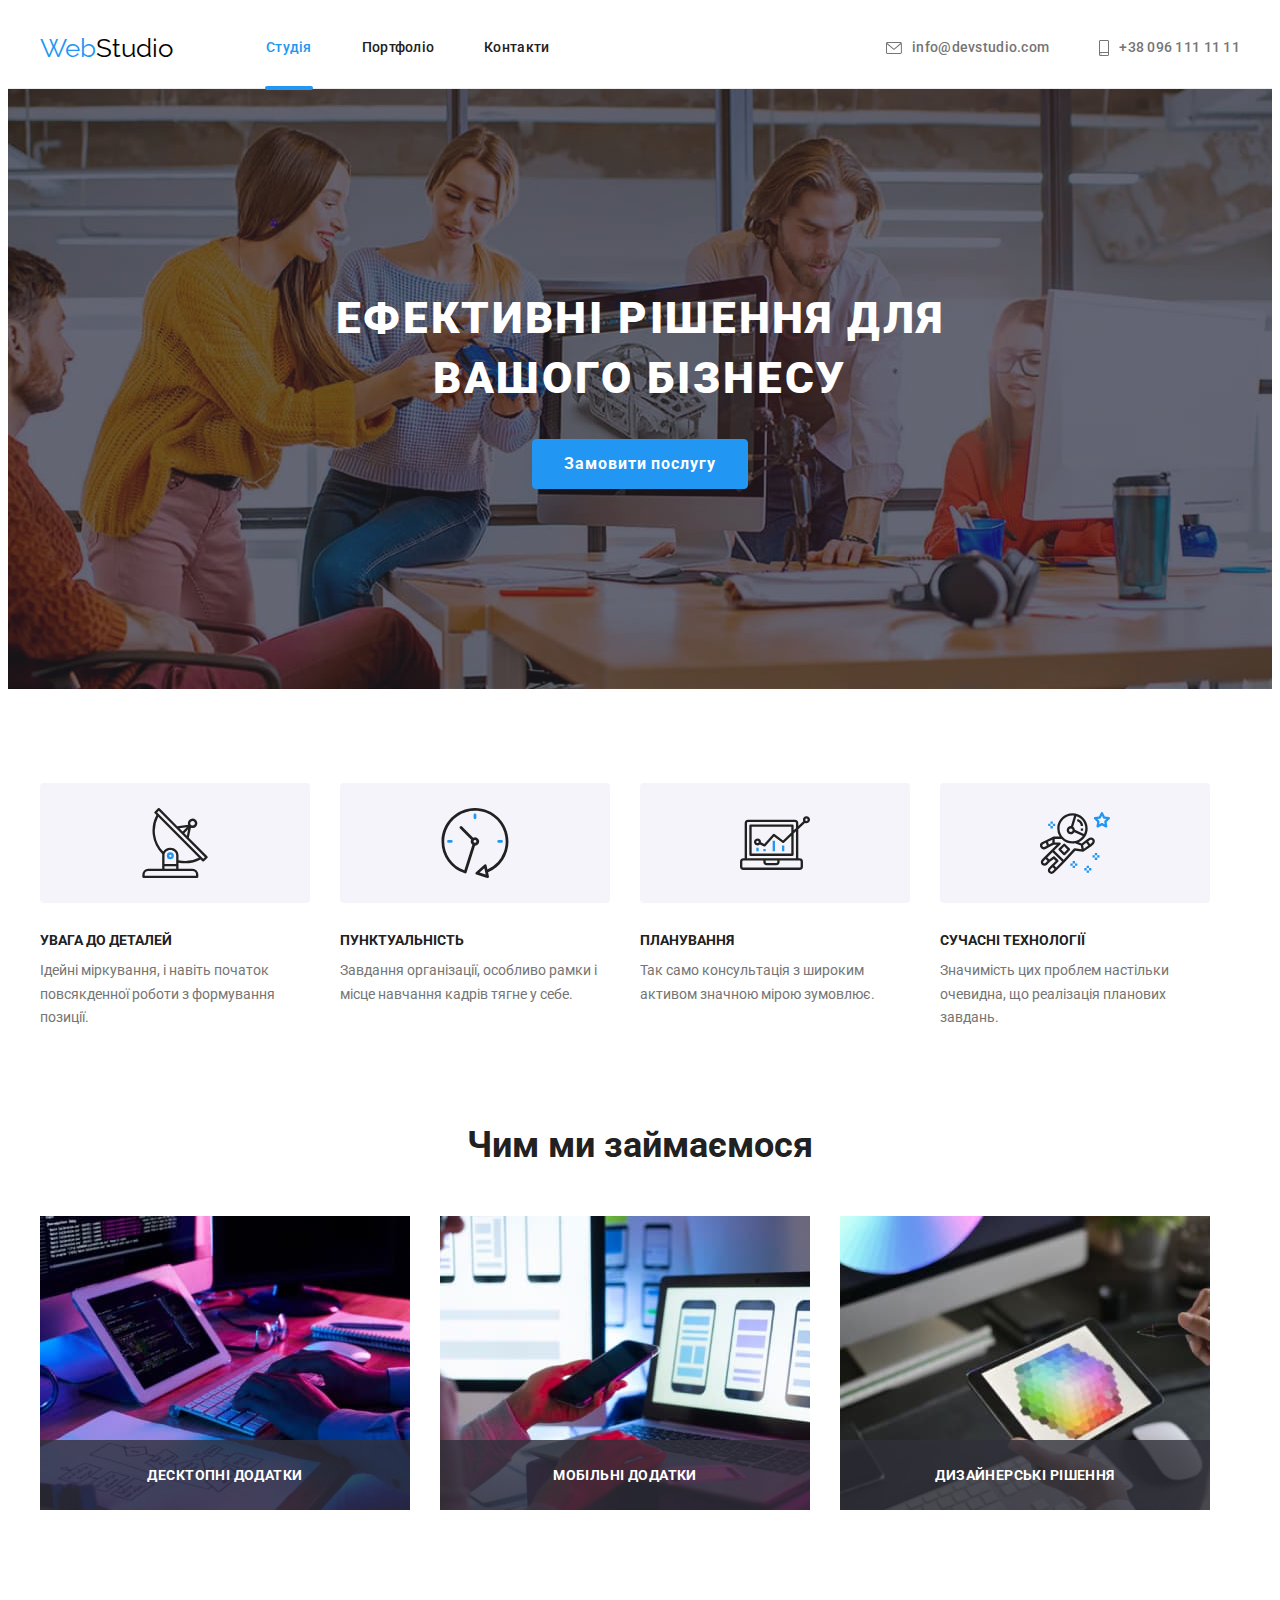
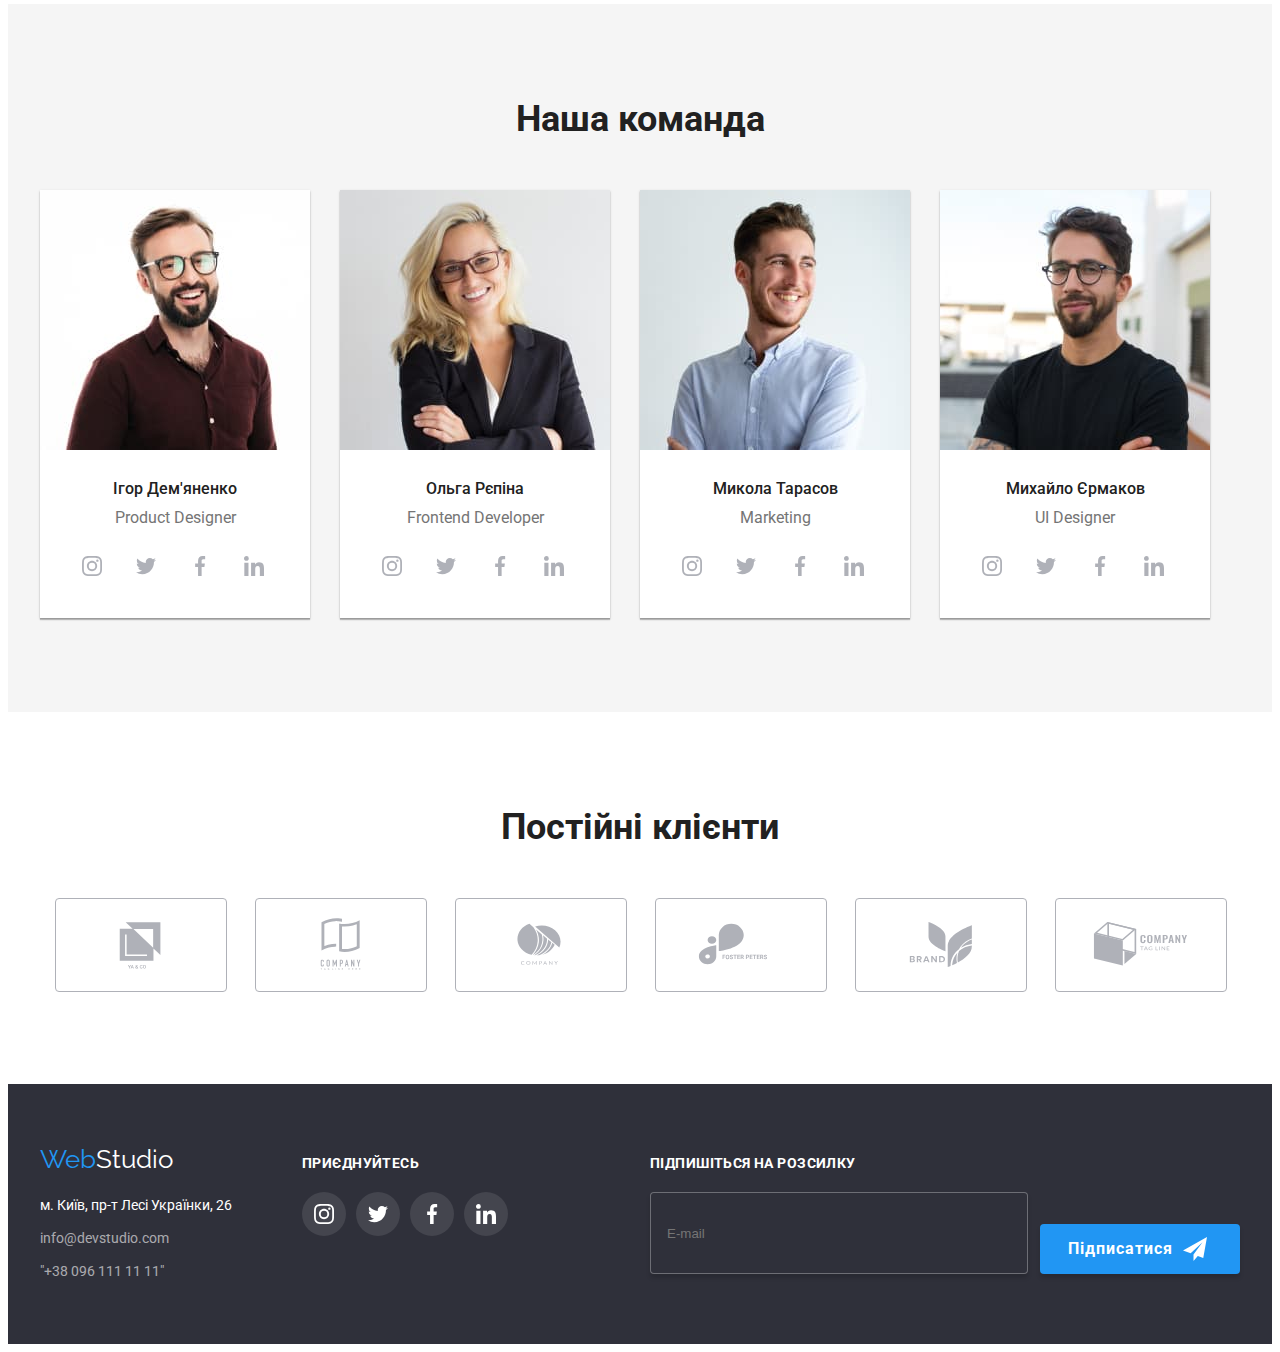
<file: index.html>
<!DOCTYPE html>
<html lang="uk">
  <head>
    <meta charset="UTF-8" />
    <meta http-equiv="X-UA-Compatible" content="IE=edge" />
    <meta name="viewport" content="width=device-width, initial-scale=1.0" />
    <title>WebStudio</title>
    <link rel="preconnect" href="https://fonts.googleapis.com" />
    <link rel="preconnect" href="https://fonts.gstatic.com" crossorigin />
    <link
      href="https://fonts.googleapis.com/css2?family=Raleway:wght@700&family=Roboto:wght@400;500;700;900&display=swap"
      rel="stylesheet"
    />
    <link rel="stylesheet" href="./css/main.min.css" />
  </head>
  <body>
    <header class="header-outline">
      <div class="container head">
        <nav class="header__menu">
          <a class="logo list" href="./index.html"
            >Web<span class="dark-logo">Studio</span></a
          >

          <ul class="header__nav list">
            <li class="header__item">
              <a href="" class="link link--current">Студія</a>
            </li>
            <li class="header__item">
              <a href="./portfolio.html" class="link">Портфоліо</a>
            </li>
            <li class="header__item"><a href="" class="link">Контакти</a></li>
          </ul>
        </nav>

        <ul class="head-contacts list">
          <li class="head-contacts__item">
            <a href="mailto:info@devstudio.com" class="head-contacts__link"
              ><svg class="head-contacts__icon-env" width="16" height="12">
                <use href="./images/sprite.svg#icon-envelope"></use></svg
              >info@devstudio.com</a
            >
          </li>
          <li class="head-contacts__item">
            <a href="tel:+380961111111" class="head-contacts__link"
              ><svg width="10" height="16" class="head-contacts__icon-smart">
                <use href="./images/sprite.svg#icon-smartphone"></use></svg
              >+38&nbsp096&nbsp111&nbsp11&nbsp11</a
            >
          </li>
        </ul>
      </div>
    </header>

    <main>
      <!-- Герой -->
      <section class="hero">
        <div class="container">
          <h1 class="hero__title">Ефективні рішення для вашого бізнесу</h1>
          <button type="button" class="hero__button" data-modal-open>
            Замовити послугу
          </button>
        </div>
      </section>

      <section class="pref-section">
        <div class="container">
          <h2 class="visually-hidden">Переваги компанії</h2>
          <!--Приховати, тільки для читалки-->

          <ul class="pref list">
            <li class="pref__box">
              <div class="pref__back">
                <svg width="70" height="70" class="icons">
                  <use href="./images/sprite.svg#icon-antenna"></use>
                </svg>
              </div>
              <h3 class="pref__item">Увага до деталей</h3>
              <p class="pref__text">
                Ідейні міркування, і навіть початок повсякденної роботи з
                формування позиції.
              </p>
            </li>
            <li class="pref__box">
              <div class="pref__back">
                <svg width="70" height="70" class="icons">
                  <use href="./images/sprite.svg#icon-clock"></use>
                </svg>
              </div>
              <h3 class="pref__item">Пунктуальність</h3>
              <p class="pref__text">
                Завдання організації, особливо рамки і місце навчання кадрів
                тягне у себе.
              </p>
            </li>
            <li class="pref__box">
              <div class="pref__back">
                <svg width="70" height="70" class="icons">
                  <use href="./images/sprite.svg#icon-diagram"></use>
                </svg>
              </div>
              <h3 class="pref__item">Планування</h3>
              <p class="pref__text">
                Так само консультація з широким активом значною мірою зумовлює.
              </p>
            </li>
            <li class="pref__box">
              <div class="pref__back">
                <svg width="70" height="70" class="icons">
                  <use href="./images/sprite.svg#icon-astronaut"></use>
                </svg>
              </div>
              <h3 class="pref__item">Сучасні технології</h3>
              <p class="pref__text">
                Значимість цих проблем настільки очевидна, що реалізація
                планових завдань.
              </p>
            </li>
          </ul>
        </div>
      </section>

      <section class="areas-section">
        <div class="container">
          <h2 class="section-title">Чим ми займаємося</h2>

          <ul class="areas list">
            <li class="areas__item">
              <img
                src="./images/tablet-screen.jpg"
                alt="програмний код на екрані планшету"
                width="370"
                class="photo"
              /><span class="areas__overlay">Десктопні додатки</span>
            </li>
            <li class="areas__item">
              <img
                src="./images/smartphone-laptop-screen.jpg"
                alt="смартфон та екран ноутбука зі структурою майбутнього сайту"
                width="370"
                class="photo"
              /><span class="areas__overlay">Мобільні додатки</span>
            </li>
            <li class="areas__item">
              <img
                src="./images/range-of-colors.jpg"
                alt="спектр кольорів на екрані планшету"
                width="370"
                class="photo"
              /><span class="areas__overlay">Дизайнерські рішення</span>
            </li>
          </ul>
        </div>
      </section>
      <!-- Наша команда -->
      <section class="team-section">
        <div class="container">
          <h2 class="section-title">Наша команда</h2>
          <ul class="team list">
            <li class="team__unit">
              <div class="team__box">
                <img
                  src="./images/product-designer.jpg"
                  alt="Дизайнер продукту"
                  width="270"
                />
                <div class="team__descr">
                  <h3 class="team__item">Ігор Дем'яненко</h3>
                  <p lang="en" class="team__text">Product Designer</p>
                  <ul class="team-icons list">
                    <li class="team-icons__back">
                      <a
                        href="https://www.instagram.com/"
                        class="team-icons__items"
                      >
                        <svg width="20" height="20">
                          <use
                            href="./images/sprite.svg#icon-instagram-g"
                          ></use></svg
                      ></a>
                    </li>
                    <li class="team-icons__back">
                      <a href="https://twitter.com/" class="team-icons__items">
                        <svg width="20" height="20">
                          <use
                            href="./images/sprite.svg#icon-twitter-g"
                          ></use></svg
                      ></a>
                    </li>
                    <li class="team-icons__back">
                      <a
                        href="https://www.facebook.com/"
                        class="team-icons__items"
                        ><svg width="20" height="20">
                          <use
                            href="./images/sprite.svg#icon-facebook-g"
                          ></use></svg
                      ></a>
                    </li>
                    <li class="team-icons__back">
                      <a
                        href="https://www.linkedin.com/"
                        class="team-icons__items"
                      >
                        <svg width="20" height="20">
                          <use
                            href="./images/sprite.svg#icon-linkedin-g"
                          ></use></svg
                      ></a>
                    </li>
                  </ul>
                </div>
              </div>
            </li>
            <li class="team__unit">
              <div class="team__box">
                <img
                  src="./images/frontend-developer.jpg"
                  alt="Розробник"
                  width="270"
                />
                <div class="team__descr">
                  <h3 class="team__item">Ольга Рєпіна</h3>
                  <p lang="en" class="team__text">Frontend Developer</p>
                  <ul class="team-icons list">
                    <li class="team-icons__back">
                      <a
                        href="https://www.instagram.com/"
                        class="team-icons__items"
                      >
                        <svg width="20" height="20">
                          <use
                            href="./images/sprite.svg#icon-instagram-g"
                          ></use></svg
                      ></a>
                    </li>
                    <li class="team-icons__back">
                      <a href="https://twitter.com/" class="team-icons__items">
                        <svg width="20" height="20">
                          <use
                            href="./images/sprite.svg#icon-twitter-g"
                          ></use></svg
                      ></a>
                    </li>
                    <li class="team-icons__back">
                      <a
                        href="https://www.facebook.com/"
                        class="team-icons__items"
                        ><svg width="20" height="20">
                          <use
                            href="./images/sprite.svg#icon-facebook-g"
                          ></use></svg
                      ></a>
                    </li>
                    <li class="team-icons__back">
                      <a
                        href="https://www.linkedin.com/"
                        class="team-icons__items"
                      >
                        <svg width="20" height="20">
                          <use
                            href="./images/sprite.svg#icon-linkedin-g"
                          ></use></svg
                      ></a>
                    </li>
                  </ul>
                </div>
              </div>
            </li>

            <li class="team__unit">
              <div class="team__box">
                <img src="./images/marketing.jpg" alt="Маркетинг" width="270" />
                <div class="team__descr">
                  <h3 class="team__item">Микола Тарасов</h3>
                  <p lang="en" class="team__text">Marketing</p>
                  <ul class="team-icons list">
                    <li class="team-icons__back">
                      <a
                        href="https://www.instagram.com/"
                        class="team-icons__items"
                      >
                        <svg width="20" height="20">
                          <use
                            href="./images/sprite.svg#icon-instagram-g"
                          ></use></svg
                      ></a>
                    </li>
                    <li class="team-icons__back">
                      <a href="https://twitter.com/" class="team-icons__items">
                        <svg width="20" height="20">
                          <use
                            href="./images/sprite.svg#icon-twitter-g"
                          ></use></svg
                      ></a>
                    </li>
                    <li class="team-icons__back">
                      <a
                        href="https://www.facebook.com/"
                        class="team-icons__items"
                        ><svg width="20" height="20">
                          <use
                            href="./images/sprite.svg#icon-facebook-g"
                          ></use></svg
                      ></a>
                    </li>
                    <li class="team-icons__back">
                      <a
                        href="https://www.linkedin.com/"
                        class="team-icons__items"
                      >
                        <svg width="20" height="20">
                          <use
                            href="./images/sprite.svg#icon-linkedin-g"
                          ></use></svg
                      ></a>
                    </li>
                  </ul>
                </div>
              </div>
            </li>

            <li class="team__unit">
              <div class="team__box">
                <img
                  src="./images/ui-designer.jpg"
                  alt="Графічний дизайнер"
                  width="270"
                />
                <div class="team__descr">
                  <h3 class="team__item">Михайло Єрмаков</h3>
                  <p lang="en" class="team__text">UI Designer</p>
                  <ul class="team-icons list">
                    <li class="team-icons__back">
                      <a
                        href="https://www.instagram.com/"
                        class="team-icons__items"
                      >
                        <svg width="20" height="20">
                          <use
                            href="./images/sprite.svg#icon-instagram-g"
                          ></use></svg
                      ></a>
                    </li>
                    <li class="team-icons__back">
                      <a href="https://twitter.com/" class="team-icons__items">
                        <svg width="20" height="20">
                          <use
                            href="./images/sprite.svg#icon-twitter-g"
                          ></use></svg
                      ></a>
                    </li>
                    <li class="team-icons__back">
                      <a
                        href="https://www.facebook.com/"
                        class="team-icons__items"
                        ><svg width="20" height="20">
                          <use
                            href="./images/sprite.svg#icon-facebook-g"
                          ></use></svg
                      ></a>
                    </li>
                    <li class="team-icons__back">
                      <a
                        href="https://www.linkedin.com/"
                        class="team-icons__items"
                      >
                        <svg width="20" height="20">
                          <use
                            href="./images/sprite.svg#icon-linkedin-g"
                          ></use></svg
                      ></a>
                    </li>
                  </ul>
                </div>
              </div>
            </li>
          </ul>
        </div>
      </section>
      <section class="clients-section">
        <div class="container">
          <h2 class="section-title">Постійні клієнти</h2>
          <ul class="clients list">
            <li class="clients__items">
              <a href="" class="clients__icons"
                ><svg class="" width="106" height="60">
                  <use href="./images/sprite.svg#icon-logo"></use></svg
              ></a>
            </li>
            <li class="clients__items">
              <a href="" class="clients__icons"
                ><svg class="" width="106" height="60">
                  <use href="./images/sprite.svg#icon-logo-1"></use></svg
              ></a>
            </li>
            <li class="clients__items">
              <a href="" class="clients__icons"
                ><svg class="" width="106" height="60">
                  <use href="./images/sprite.svg#icon-logo-2"></use></svg
              ></a>
            </li>
            <li class="clients__items">
              <a href="" class="clients__icons"
                ><svg class="" width="106" height="60">
                  <use href="./images/sprite.svg#icon-logo-3"></use></svg
              ></a>
            </li>
            <li class="clients__items">
              <a href="" class="clients__icons"
                ><svg class="" width="106" height="60">
                  <use href="./images/sprite.svg#icon-logo-4"></use></svg
              ></a>
            </li>
            <li class="clients__items">
              <a href="" class="clients__icons"
                ><svg class="" width="106" height="60">
                  <use href="./images/sprite.svg#icon-logo-5"></use></svg
              ></a>
            </li>
          </ul>
        </div>
      </section>
    </main>
    <!-- Футер -->
    <footer class="footer">
      <div class="container">
        <div class="footer__box">
          <div>
            <div class="bottom-logo">
              <a href="" class="logo list"
                >Web<span class="light-logo">Studio</span></a
              >
            </div>
            <address>
              <ul class="footer__contact list">
                <li>
                  <a
                    href="https://goo.gl/maps/CPtrU1FHBa2aNyZL9"
                    target="_blank"
                    rel="noopener noreferrer nofollow"
                    class="footer__map"
                    >м. Київ, пр-т Лесі Українки, 26</a
                  >
                </li>
                <li>
                  <a href="mailto:info@devstudio.com" class="footer__link"
                    >info@devstudio.com</a
                  >
                </li>
                <li>
                  <a href="tel:+380961111111" class="footer__link"
                    >"+38 096 111 11 11"</a
                  >
                </li>
              </ul>
            </address>
          </div>
          <div class="footer-nets">
            <p class="footer-nets__title">Приєднуйтесь</p>
            <ul class="footer-nets__icons list">
              <li class="footer-nets__item">
                <a
                  href="https://www.instagram.com"
                  class="footer-nets__icons-back"
                >
                  <svg class="icons-white" width="20" height="20">
                    <use href="./images/sprite.svg#icon-instagram-g"></use></svg
                ></a>
              </li>
              <li class="footer-nets__item">
                <a href="https://twitter.com" class="footer-nets__icons-back"
                  ><svg class="icons-white" width="20" height="20">
                    <use href="./images/sprite.svg#icon-twitter-g"></use></svg
                ></a>
              </li>
              <li class="footer-nets__item">
                <a
                  href="https://www.facebook.com/"
                  class="footer-nets__icons-back"
                  ><svg class="icons-white" width="20" height="20">
                    <use href="./images/sprite.svg#icon-facebook-g"></use></svg
                ></a>
              </li>
              <li class="footer-nets__item">
                <a href="https://linkedin.com/" class="footer-nets__icons-back"
                  ><svg class="icons-white" width="20" height="20">
                    <use href="./images/sprite.svg#icon-linkedin-g"></use></svg
                ></a>
              </li>
            </ul>
          </div>
          <form class="sub">
            <div>
              <p class="sub__title">Підпишіться на розсилку</p>
              <div class="sub__form">
                <label for="footer-email" class="visually-hidden">email</label>
                <input
                  id="footer-email"
                  type="email"
                  name="footer-email"
                  class="sub__email"
                  placeholder="E-mail"
                />
              </div>
            </div>
            <button class="sub__btn" type="submit">
              Підписатися
              <svg width="24" height="24">
                <use href="./images/sprite.svg#icon-send"></use>
              </svg>
            </button>
          </form>
        </div>
      </div>
    </footer>

    <div class="backdrop is-hidden" data-modal>
      <div class="modal">
        <button type="button" class="modal__btn" data-modal-close>
          <svg width="11" height="11">
            <use href="./images/sprite.svg#icon-close"></use>
          </svg>
        </button>
        <form>
          <h2 class="form-title">Залиште свої дані, ми вам передзвонимо</h2>

          <label for="user-name" class="form-item">Ім'я</label>
          <div class="form-item__box">
            <input
              id="user-name"
              type="text"
              name="user-name"
              class="form-item__cell"
            />

            <svg class="form-item__icon" width="18" height="18">
              <use href="./images/sprite.svg#icon-name-black"></use>
            </svg>
          </div>
          <label for="user-phone" class="form-item">Телефон</label>
          <div class="form-item__box">
            <input
              id="user-phone"
              type="tel"
              name="user-phone"
              class="form-item__cell"
            />

            <svg class="form-item__icon" width="18" height="18">
              <use href="./images/sprite.svg#icon-phone-black"></use>
            </svg>
          </div>
          <label for="user-email" class="form-item">Пошта</label>
          <div class="form-item__box">
            <input
              id="user-email"
              type="email"
              name="user-email"
              class="form-item__cell"
            />

            <svg class="form-item__icon" width="18" height="18">
              <use href="./images/sprite.svg#icon-email-black"></use>
            </svg>
          </div>
          <label for="user-comment" class="form-item">Коментар</label>
          <div class="comment-box">
            <textarea
              class="form-textarea"
              id="user-comment"
              name="user-comment"
              placeholder="Введіть текст"
            ></textarea>
          </div>
          <div class="checkbox">
            <input
              class="checkbox__input visually-hidden"
              id="terms-checkbox"
              type="checkbox"
              name="terms-checkbox"
            />

            <label class="checkbox__label" for="terms-checkbox">
              Погоджуюся з розсилкою та приймаю
              <a href="#" class="checkbox__link">Умови договору</a>
            </label>
          </div>
          <button class="form-btn" type="submit">Відправити</button>
        </form>
      </div>
    </div>
    <script src="./js/modal.js"></script>
  </body>
</html>
</file>
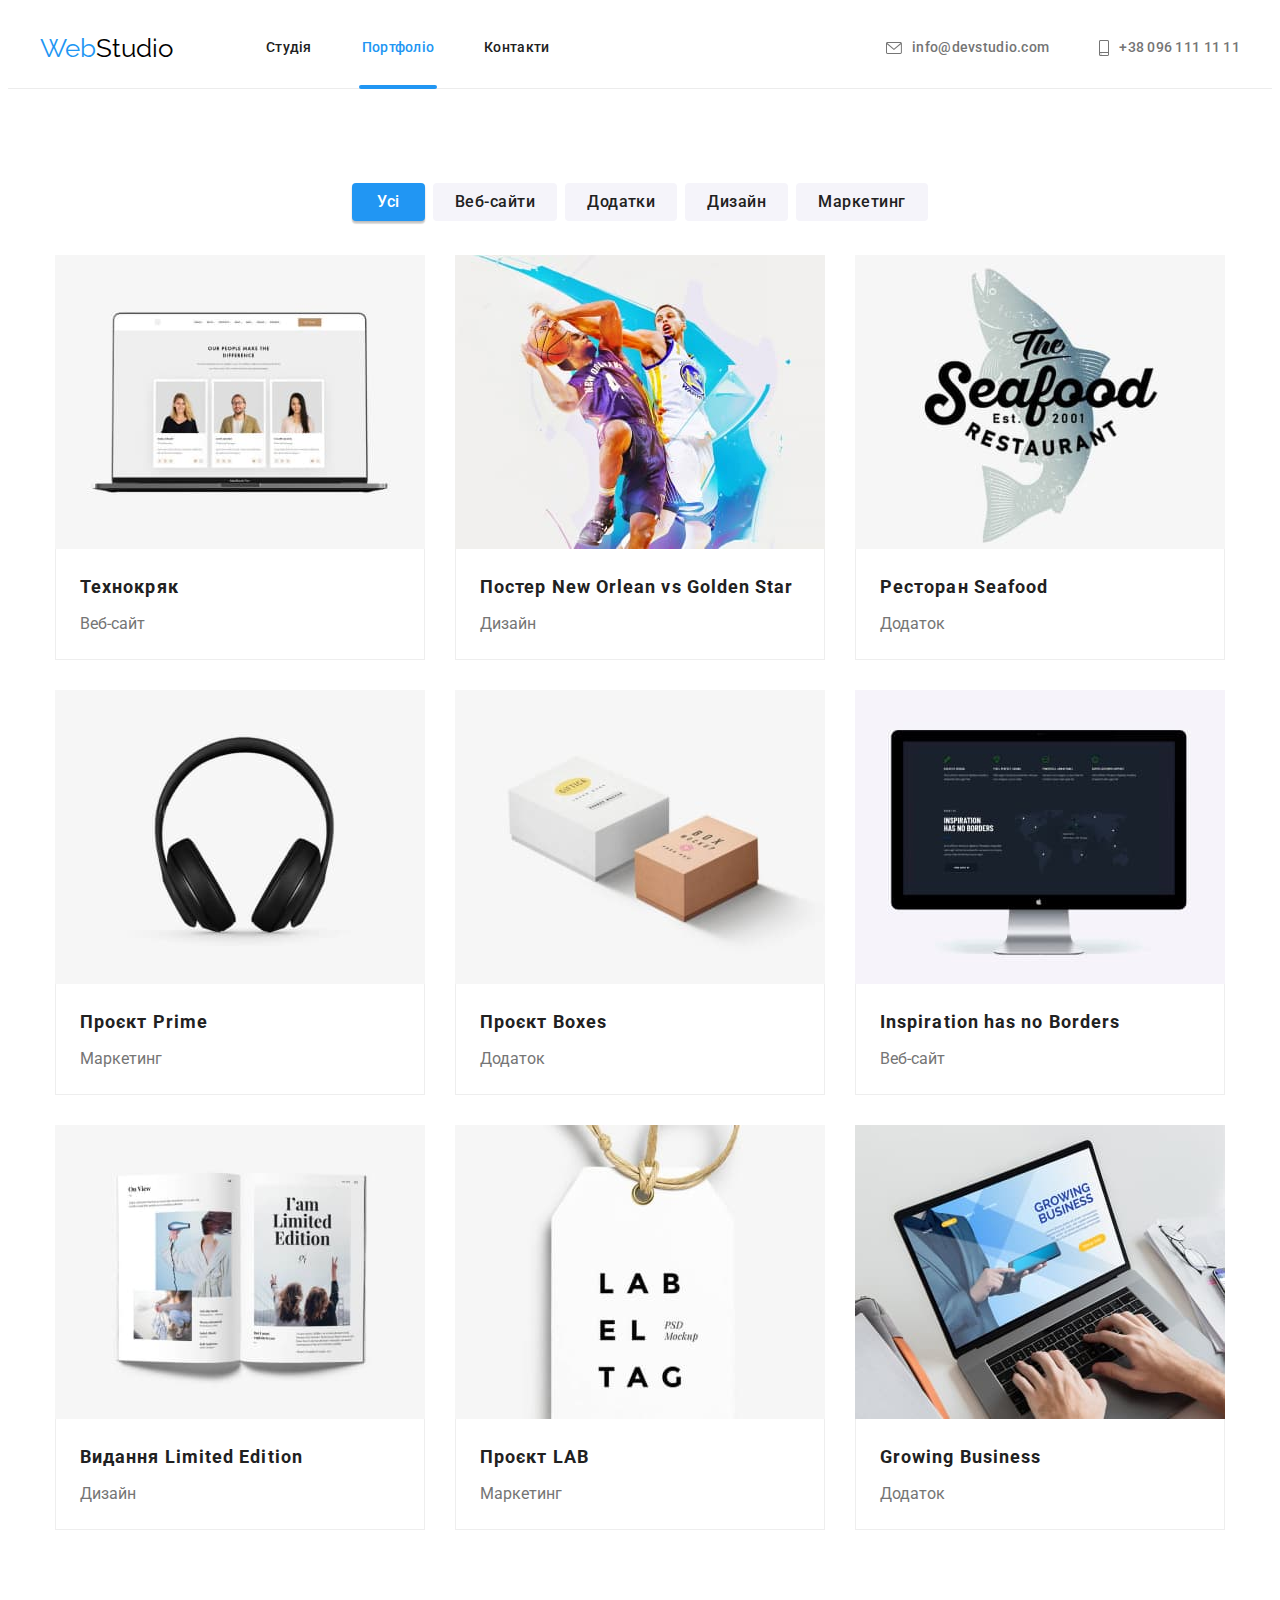
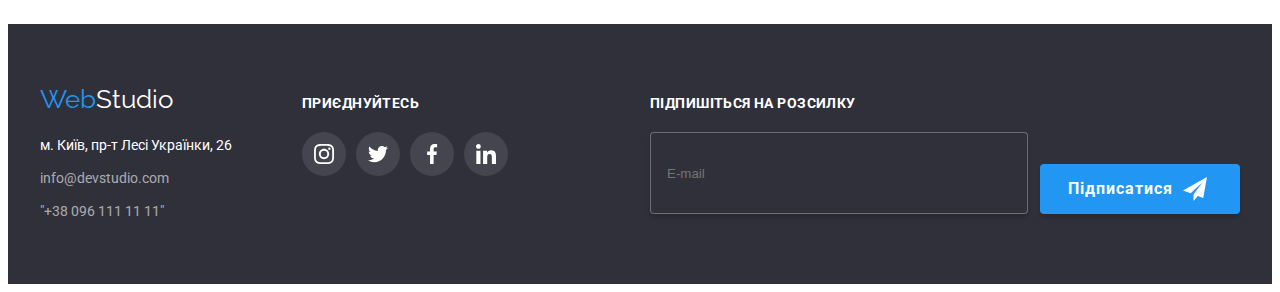
<file: portfolio.html>
<!DOCTYPE html>
<html lang="uk">
  <head>
    <meta charset="UTF-8" />
    <meta http-equiv="X-UA-Compatible" content="IE=edge" />
    <meta name="viewport" content="width=device-width, initial-scale=1.0" />
    <title>Portfolio</title>
    <link rel="preconnect" href="https://fonts.googleapis.com" />
    <link rel="preconnect" href="https://fonts.gstatic.com" crossorigin />
    <link
      href="https://fonts.googleapis.com/css2?family=Raleway:wght@700&family=Roboto:wght@400;500;700;900&display=swap"
      rel="stylesheet"
    />
    <link rel="stylesheet" href="./css/main.min.css" />
  </head>
  <body>
    <header class="header-outline">
      <div class="container head">
        <nav class="header__menu">
          <a class="logo list" href="./index.html"
            >Web<span class="dark-logo">Studio</span></a
          >

          <ul class="header__nav list">
            <li class="header__item">
              <a href="./index.html" class="link">Студія</a>
            </li>
            <li class="header__item">
              <a href="./portfolio.html" class="link link--current-portf"
                >Портфоліо</a
              >
            </li>
            <li class="header__item"><a href="" class="link">Контакти</a></li>
          </ul>
        </nav>

        <ul class="head-contacts list">
          <li class="head-contacts__item">
            <a href="mailto:info@devstudio.com" class="head-contacts__link"
              ><svg class="head-contacts__icon-env" width="16" height="12">
                <use href="./images/sprite.svg#icon-envelope"></use></svg
              >info@devstudio.com</a
            >
          </li>
          <li class="head-contacts__item">
            <a href="tel:+380961111111" class="head-contacts__link"
              ><svg width="10" height="16" class="head-contacts__icon-smart">
                <use href="./images/sprite.svg#icon-smartphone"></use></svg
              >+38&nbsp096&nbsp111&nbsp11&nbsp11</a
            >
          </li>
        </ul>
      </div>
    </header>
    <main>
      <section class="gallery-section">
        <div class="container">
          <h1 class="visually-hidden">Наше Портфоліо</h1>
          <!-- Приховати заголовок -->
          <ul class="gallery-btn list">
            <li class="gallery-btn__item">
              <button type="button" class="button--active">Усі</button>
            </li>
            <li class="gallery-btn__item">
              <button type="button" class="button">Веб-сайти</button>
            </li>
            <li class="gallery-btn__item">
              <button type="button" class="button">Додатки</button>
            </li>
            <li class="gallery-btn__item">
              <button type="button" class="button">Дизайн</button>
            </li>
            <li class="gallery-btn__item">
              <button type="button" class="button">Маркетинг</button>
            </li>
          </ul>

          <ul class="gallery list">
            <li class="gallery__item">
              <a
                href=""
                target="_blank"
                rel="noopener noreferrer nofollow"
                class="gallery__link"
              >
                <div class="gallery__photo-overlay">
                  <img
                    src="./images/techcrack.jpg"
                    alt="Сайт на екрані ноутбука"
                    width="370"
                    height="294"
                    class="gallery__photo"
                  />
                  <div class="gallery__overlay">
                    Ресурс пропонує комплексні пропозиції з різним рівнем
                    функціоналу та сервісів. Все це дозволить відвідувачу
                    отримати вичерпні відомості про компанію чи приватну особу.
                  </div>
                </div>
                <div class="gallery__border">
                  <h2 class="gallery__title">Технокряк</h2>
                  <p class="gallery__text">Веб-сайт</p>
                </div></a
              >
            </li>
            <li class="gallery__item">
              <a
                href=""
                target="_blank"
                rel="noopener noreferrer nofollow"
                class="gallery__link"
                ><div class="gallery__photo-overlay">
                  <img
                    src="./images/poster.jpg"
                    alt="постер з баскетболістами"
                    width="370"
                    class="gallery__photo"
                  />
                  <div class="gallery__overlay">
                    Ресурс пропонує комплексні пропозиції з різним рівнем
                    функціоналу та сервісів. Все це дозволить відвідувачу
                    отримати вичерпні відомості про компанію чи приватну особу.
                  </div>
                </div>
                <div class="gallery__border">
                  <h2 class="gallery__title">
                    Постер New Orlean vs Golden Star
                  </h2>
                  <p class="gallery__text">Дизайн</p>
                </div></a
              >
            </li>
            <li class="gallery__item">
              <a
                href=""
                target="_blank"
                rel="noopener noreferrer nofollow"
                class="gallery__link"
                ><div class="gallery__photo-overlay">
                  <img
                    src="./images/restoran.jpg"
                    alt="лого морського ресторану"
                    width="370"
                    class="gallery__photo"
                  />
                  <div class="gallery__overlay">
                    Ресурс пропонує комплексні пропозиції з різним рівнем
                    функціоналу та сервісів. Все це дозволить відвідувачу
                    отримати вичерпні відомості про компанію чи приватну особу.
                  </div>
                </div>
                <div class="gallery__border">
                  <h2 class="gallery__title">Ресторан Seafood</h2>
                  <p class="gallery__text">Додаток</p>
                </div></a
              >
            </li>
            <li class="gallery__item">
              <a
                href=""
                target="_blank"
                rel="noopener noreferrer nofollow"
                class="gallery__link"
                ><div class="gallery__photo-overlay">
                  <img
                    src="./images/prime.jpg"
                    alt="навушники"
                    width="370"
                    class="gallery__photo"
                  />
                  <div class="gallery__overlay">
                    Ресурс пропонує комплексні пропозиції з різним рівнем
                    функціоналу та сервісів. Все це дозволить відвідувачу
                    отримати вичерпні відомості про компанію чи приватну особу.
                  </div>
                </div>
                <div class="gallery__border">
                  <h2 class="gallery__title">Проєкт Prime</h2>
                  <p class="gallery__text">Маркетинг</p>
                </div></a
              >
            </li>
            <li class="gallery__item">
              <a
                href=""
                target="_blank"
                rel="noopener noreferrer nofollow"
                class="gallery__link"
                ><div class="gallery__photo-overlay">
                  <img
                    src="./images/boxes.jpg"
                    alt="дві коробки"
                    width="370"
                    class="gallery__photo"
                  />
                  <div class="gallery__overlay">
                    Ресурс пропонує комплексні пропозиції з різним рівнем
                    функціоналу та сервісів. Все це дозволить відвідувачу
                    отримати вичерпні відомості про компанію чи приватну особу.
                  </div>
                </div>
                <div class="gallery__border">
                  <h2 class="gallery__title">Проєкт Boxes</h2>
                  <p class="gallery__text">Додаток</p>
                </div></a
              >
            </li>
            <li class="gallery__item">
              <a
                href=""
                target="_blank"
                rel="noopener noreferrer nofollow"
                class="gallery__link"
                ><div class="gallery__photo-overlay">
                  <img
                    src="./images/inspiration.jpg"
                    alt="монітор"
                    width="370"
                    class="gallery__photo"
                  />
                  <div class="gallery__overlay">
                    Ресурс пропонує комплексні пропозиції з різним рівнем
                    функціоналу та сервісів. Все це дозволить відвідувачу
                    отримати вичерпні відомості про компанію чи приватну особу.
                  </div>
                </div>
                <div class="gallery__border">
                  <h2 class="gallery__title">Inspiration has no Borders</h2>
                  <p class="gallery__text">Веб-сайт</p>
                </div></a
              >
            </li>
            <li class="gallery__item">
              <a
                href=""
                target="_blank"
                rel="noopener noreferrer nofollow"
                class="gallery__link"
                ><div class="gallery__photo-overlay">
                  <img
                    src="./images/limited-edition.jpg"
                    alt="розкрита книга"
                    width="370"
                    class="gallery__photo"
                  />
                  <div class="gallery__overlay">
                    Ресурс пропонує комплексні пропозиції з різним рівнем
                    функціоналу та сервісів. Все це дозволить відвідувачу
                    отримати вичерпні відомості про компанію чи приватну особу.
                  </div>
                </div>
                <div class="gallery__border">
                  <h2 class="gallery__title">Видання Limited Edition</h2>
                  <p class="gallery__text">Дизайн</p>
                </div></a
              >
            </li>
            <li class="gallery__item">
              <a
                href=""
                target="_blank"
                rel="noopener noreferrer nofollow"
                class="gallery__link"
                ><div class="gallery__photo-overlay">
                  <img
                    src="./images/lab.jpg"
                    alt="етикетка"
                    width="370"
                    class="gallery__photo"
                  />
                  <div class="gallery__overlay">
                    Ресурс пропонує комплексні пропозиції з різним рівнем
                    функціоналу та сервісів. Все це дозволить відвідувачу
                    отримати вичерпні відомості про компанію чи приватну особу.
                  </div>
                </div>
                <div class="gallery__border">
                  <h2 class="gallery__title">Проєкт LAB</h2>
                  <p class="gallery__text">Маркетинг</p>
                </div></a
              >
            </li>
            <li class="gallery__item">
              <a
                href=""
                target="_blank"
                rel="noopener noreferrer nofollow"
                class="gallery__link"
                ><div class="gallery__photo-overlay">
                  <img
                    src="./images/growing-business.jpg"
                    alt="відкритий ноутбук"
                    width="370"
                    class="gallery__photo"
                  />
                  <div class="gallery__overlay">
                    Ресурс пропонує комплексні пропозиції з різним рівнем
                    функціоналу та сервісів. Все це дозволить відвідувачу
                    отримати вичерпні відомості про компанію чи приватну особу.
                  </div>
                </div>
                <div class="gallery__border">
                  <h2 class="gallery__title">Growing Business</h2>
                  <p class="gallery__text">Додаток</p>
                </div></a
              >
            </li>
          </ul>
        </div>
      </section>
    </main>

    <footer class="footer">
      <div class="container">
        <div class="footer__box">
          <div>
            <div class="bottom-logo">
              <a href="" class="logo list"
                >Web<span class="light-logo">Studio</span></a
              >
            </div>
            <address>
              <ul class="footer__contact list">
                <li>
                  <a
                    href="https://goo.gl/maps/CPtrU1FHBa2aNyZL9"
                    target="_blank"
                    rel="noopener noreferrer nofollow"
                    class="footer__map"
                    >м. Київ, пр-т Лесі Українки, 26</a
                  >
                </li>
                <li>
                  <a href="mailto:info@devstudio.com" class="footer__link"
                    >info@devstudio.com</a
                  >
                </li>
                <li>
                  <a href="tel:+380961111111" class="footer__link"
                    >"+38 096 111 11 11"</a
                  >
                </li>
              </ul>
            </address>
          </div>
          <div class="footer-nets">
            <p class="footer-nets__title">Приєднуйтесь</p>
            <ul class="footer-nets__icons list">
              <li class="footer-nets__item">
                <a
                  href="https://www.instagram.com"
                  class="footer-nets__icons-back"
                >
                  <svg class="icons-white" width="20" height="20">
                    <use href="./images/sprite.svg#icon-instagram-g"></use></svg
                ></a>
              </li>
              <li class="footer-nets__item">
                <a href="https://twitter.com" class="footer-nets__icons-back"
                  ><svg class="icons-white" width="20" height="20">
                    <use href="./images/sprite.svg#icon-twitter-g"></use></svg
                ></a>
              </li>
              <li class="footer-nets__item">
                <a
                  href="https://www.facebook.com/"
                  class="footer-nets__icons-back"
                  ><svg class="icons-white" width="20" height="20">
                    <use href="./images/sprite.svg#icon-facebook-g"></use></svg
                ></a>
              </li>
              <li class="footer-nets__item">
                <a href="https://linkedin.com/" class="footer-nets__icons-back"
                  ><svg class="icons-white" width="20" height="20">
                    <use href="./images/sprite.svg#icon-linkedin-g"></use></svg
                ></a>
              </li>
            </ul>
          </div>
          <form class="sub">
            <div>
              <p class="sub__title">Підпишіться на розсилку</p>
              <div class="sub__form">
                <label for="footer-email" class="visually-hidden">email</label>
                <input
                  id="footer-email"
                  type="email"
                  name="footer-email"
                  class="sub__email"
                  placeholder="E-mail"
                />
              </div>
            </div>
            <button class="sub__btn" type="submit">
              Підписатися
              <svg width="24" height="24">
                <use href="./images/sprite.svg#icon-send"></use>
              </svg>
            </button>
          </form>
        </div>
      </div>
    </footer>
  </body>
</html>
</file>
<file: css/main.min.css>
body{background-color:#fff;color:#757575;font-family:Roboto,sans-serif;font-size:14px}.visually-hidden{position:absolute;white-space:nowrap;width:1px;height:1px;overflow:hidden;border:0;padding:0;clip:rect(0 0 0 0);-webkit-clip-path:inset(50%);clip-path:inset(50%);margin:-1px}img{display:block;max-width:100%;height:auto}.list{list-style:none;padding:0;margin:0}.link{text-decoration:none;-webkit-transition:color 250ms cubic-bezier(0.4, 0, 0.2, 1);transition:color 250ms cubic-bezier(0.4, 0, 0.2, 1)}.container{width:1200px;margin:auto;padding-left:15px;padding-right:15px}.pref-section,.areas-section,.team-section,.clients-section,.gallery-section{padding-top:94px;padding-bottom:94px}.backdrop{position:fixed;top:0;left:0;width:100%;height:100%;background-color:rgba(0,0,0,.2);opacity:1;-webkit-transition:opacity 250ms cubic-bezier(0.4, 0, 0.2, 1),visability 250ms cubic-bezier(0.4, 0, 0.2, 1);transition:opacity 250ms cubic-bezier(0.4, 0, 0.2, 1),visability 250ms cubic-bezier(0.4, 0, 0.2, 1)}.backdrop.is-hidden{opacity:0;pointer-events:none;visibility:hidden}.backdrop.is-hidden .modal{-webkit-transform:translate(-50%, -50%) scale(1.2);transform:translate(-50%, -50%) scale(1.2)}.hero__button,.sub__btn,.form-btn{display:-webkit-box;display:-ms-flexbox;display:flex;-webkit-box-align:center;-ms-flex-align:center;align-items:center;border-radius:4px;border:1px solid #2196f3;background-color:#2196f3;color:#fff;font-family:inherit;font-weight:700;font-size:16px;line-height:1.89;text-align:Center;letter-spacing:.06em;cursor:pointer;-webkit-transition:background-color 250ms cubic-bezier(0.4, 0, 0.2, 1);transition:background-color 250ms cubic-bezier(0.4, 0, 0.2, 1)}.hero__button:hover,.sub__btn:hover,.form-btn:hover,.hero__button:focus,.sub__btn:focus,.form-btn:focus{background-color:#188ce8;cursor:pointer}.footer-nets__icons{display:-webkit-box;display:-ms-flexbox;display:flex;gap:10px;width:206px}.footer-nets__icons-back{display:-webkit-box;display:-ms-flexbox;display:flex;-webkit-box-pack:center;-ms-flex-pack:center;justify-content:center;-webkit-box-align:center;-ms-flex-align:center;align-items:center;width:100%;height:100%;background-color:rgba(255,255,255,.1);border-radius:50%;fill:#fff;-webkit-transition:background-color 250ms cubic-bezier(0.4, 0, 0.2, 1);transition:background-color 250ms cubic-bezier(0.4, 0, 0.2, 1)}.footer-nets__icons-back:hover{background-color:#2196f3}.form-title{text-align:center;margin:0;margin-bottom:12px;color:#212121;letter-spacing:.03em;line-height:1.172}.form-item{display:block;margin-bottom:4px;font-size:12px;line-height:1.167;letter-spacing:.01em}.form-item__box{position:relative;margin-bottom:10px}.form-item__cell{height:40px;width:100%;border:1px solid rgba(33,33,33,.2);border-radius:4px;outline:none;padding:11px 2px 11px 32px;-webkit-transition:border-color 250ms cubic-bezier(0.4, 0, 0.2, 1);transition:border-color 250ms cubic-bezier(0.4, 0, 0.2, 1)}.form-item__cell:focus{border-color:#2196f3;cursor:pointer}.form-item__cell:focus+.form-item__icon{fill:#2196f3}.form-item__icon{position:absolute;top:50%;left:12px;-webkit-transform:translateY(-50%);transform:translateY(-50%)}.comment-box{margin-bottom:20px}.form-textarea{height:120px;width:100%;border:1px solid rgba(33,33,33,.2);border-radius:4px;padding:12px 16px;font-size:12px;line-height:1.167;letter-spacing:.01em;color:rgba(117,117,117,.5);resize:none;-webkit-transition:border-color 250ms cubic-bezier(0.4, 0, 0.2, 1);transition:border-color 250ms cubic-bezier(0.4, 0, 0.2, 1)}.form-textarea:focus{border-color:#2196f3;cursor:pointer;outline:none;color:#000;font-size:inherit}.checkbox{display:-webkit-box;display:-ms-flexbox;display:flex;-webkit-box-pack:center;-ms-flex-pack:center;justify-content:center;-webkit-box-align:center;-ms-flex-align:center;align-items:center;margin-bottom:30px}.checkbox__label{position:relative;display:-webkit-box;display:-ms-flexbox;display:flex;-webkit-box-pack:center;-ms-flex-pack:center;justify-content:center;-webkit-box-align:center;-ms-flex-align:center;align-items:center;line-height:1.714;letter-spacing:.03em;gap:8px}.checkbox__label::before{content:"";display:-webkit-box;display:-ms-flexbox;display:flex;-webkit-box-pack:center;-ms-flex-pack:center;justify-content:center;-webkit-box-align:center;-ms-flex-align:center;align-items:center;height:15px;width:16px;background-image:url(../images/checkbox.svg)}.checkbox__label::after{content:"";position:absolute;top:4px;left:0;height:16px;width:16px;border-radius:1px;background-image:url(../images/icon-check.svg);border:1px solid #2196f3;background-color:#2196f3;background-origin:border-box;opacity:0}.checkbox__label:focus-within::before{border:2px solid #2196f3;border-radius:3px}.checkbox__link{color:#2196f3}.checkbox__link:focus{outline:1px solid;border-radius:4px}.checkbox__input:checked+.checkbox__label::after{opacity:1}.form-btn{-webkit-box-pack:center;-ms-flex-pack:center;justify-content:center;margin-left:auto;margin-right:auto;width:200px;height:50px;padding:10px 52px;border:none;-webkit-box-shadow:0 4px 4px rgba(0,0,0,.15);box-shadow:0 4px 4px rgba(0,0,0,.15)}.logo{color:#2196f3;font-family:Raleway,sans-serif;font-size:26px;text-decoration:none}.dark-logo{color:#000}.light-logo{color:#fff}.modal{display:block;padding:40px;position:absolute;min-width:528px;min-height:581px;top:50%;left:50%;background-color:#fff;border-radius:4px;-webkit-transform:translate(-50%, -50%) scale(1);transform:translate(-50%, -50%) scale(1);-webkit-box-shadow:0px 2px 1px rgba(0,0,0,.2),0 1px 1px rgba(0,0,0,.14),0 1px 3px rgba(0,0,0,.12);box-shadow:0px 2px 1px rgba(0,0,0,.2),0 1px 1px rgba(0,0,0,.14),0 1px 3px rgba(0,0,0,.12);-webkit-transition:visibility 250ms cubic-bezier(0.4, 0, 0.2, 1),-webkit-transform 250ms cubic-bezier(0.4, 0, 0.2, 1);transition:visibility 250ms cubic-bezier(0.4, 0, 0.2, 1),-webkit-transform 250ms cubic-bezier(0.4, 0, 0.2, 1);transition:transform 250ms cubic-bezier(0.4, 0, 0.2, 1),visibility 250ms cubic-bezier(0.4, 0, 0.2, 1);transition:transform 250ms cubic-bezier(0.4, 0, 0.2, 1),visibility 250ms cubic-bezier(0.4, 0, 0.2, 1),-webkit-transform 250ms cubic-bezier(0.4, 0, 0.2, 1)}.modal__btn{position:absolute;top:8px;right:8px;display:-webkit-box;display:-ms-flexbox;display:flex;-webkit-box-pack:center;-ms-flex-pack:center;justify-content:center;-webkit-box-align:center;-ms-flex-align:center;align-items:center;border-radius:50%;width:30px;height:30px;background-color:#fff;border:1px solid rgba(0,0,0,.1);-webkit-transition:fill 250ms cubic-bezier(0.4, 0, 0.2, 1);transition:fill 250ms cubic-bezier(0.4, 0, 0.2, 1)}.modal__btn:hover,.modal__btn:focus{fill:#2196f3;cursor:pointer}.sub{display:-webkit-box;display:-ms-flexbox;display:flex;margin-left:auto;-webkit-box-align:end;-ms-flex-align:end;align-items:flex-end;gap:12px}.sub__title{margin:0px;margin-bottom:20px;color:#fff;font-size:14px;font-weight:700;line-height:1.14;text-transform:uppercase;letter-spacing:.03em}.sub__form{position:relative}.sub__email{padding:15px 2px 15px 16px;width:358px;height:50px;color:#fff;border:1px solid rgba(255,255,255,.3);border-radius:4px;background-color:#2f303a;-webkit-box-shadow:0 4px 4px rgba(0,0,0,.15);box-shadow:0 4px 4px rgba(0,0,0,.15)}.sub__btn{position:relative;padding:10px 28px;width:200px;height:50px;border:none;gap:10px;-webkit-box-shadow:0 4px 4px rgba(0,0,0,.15);box-shadow:0 4px 4px rgba(0,0,0,.15)}.team-icons__back{height:44px;width:44px}.team-icons{display:-webkit-box;display:-ms-flexbox;display:flex;-webkit-box-pack:center;-ms-flex-pack:center;justify-content:center;width:206px;height:44px;gap:10px}.team-icons__items{display:-webkit-box;display:-ms-flexbox;display:flex;-webkit-box-pack:center;-ms-flex-pack:center;justify-content:center;border-radius:50%;-webkit-box-align:center;-ms-flex-align:center;align-items:center;height:100%;width:100%;fill:#afb1b8;-webkit-transition:background-color 250ms cubic-bezier(0.4, 0, 0.2, 1),fill 250ms cubic-bezier(0.4, 0, 0.2, 1);transition:background-color 250ms cubic-bezier(0.4, 0, 0.2, 1),fill 250ms cubic-bezier(0.4, 0, 0.2, 1)}.team-icons__items:hover,.team-icons__items:focus{background-color:#2196f3;fill:#fff}.areas-section{padding-top:0}.areas{display:-webkit-box;display:-ms-flexbox;display:flex}.areas__item{display:-webkit-box;display:-ms-flexbox;display:flex;position:relative}.areas .areas__item+.areas__item{margin-left:30px}.areas__overlay{display:-webkit-box;display:-ms-flexbox;display:flex;-webkit-box-align:center;-ms-flex-align:center;align-items:center;-webkit-box-pack:center;-ms-flex-pack:center;justify-content:center;position:absolute;bottom:0;height:70px;width:370px;background-color:rgba(47,48,58,.8);color:#fff;text-transform:uppercase;font-weight:700;letter-spacing:.03em;line-height:1.172}.clients{display:-webkit-box;display:-ms-flexbox;display:flex;-webkit-box-pack:center;-ms-flex-pack:center;justify-content:center;gap:30px}.clients__items{width:170px;height:92px}.clients__icons{display:-webkit-box;display:-ms-flexbox;display:flex;-webkit-box-pack:center;-ms-flex-pack:center;justify-content:center;-webkit-box-align:center;-ms-flex-align:center;align-items:center;width:100%;height:100%;border:1px solid #afb1b8;border-radius:4px;fill:#afb1b8;-webkit-transition:fill 250ms cubic-bezier(0.4, 0, 0.2, 1),border-color 250ms cubic-bezier(0.4, 0, 0.2, 1);transition:fill 250ms cubic-bezier(0.4, 0, 0.2, 1),border-color 250ms cubic-bezier(0.4, 0, 0.2, 1)}.clients__icons:hover,.clients__icons:focus{fill:#2196f3;border-color:#2196f3}.footer{padding-top:60px;padding-bottom:60px;background-color:#2f303a}.footer__box{display:-webkit-box;display:-ms-flexbox;display:flex;-webkit-box-align:baseline;-ms-flex-align:baseline;align-items:baseline;gap:70px}.bottom-logo{margin-bottom:20px}.footer__map{margin-bottom:9px;color:#fff;text-decoration:none}.footer__link{margin-bottom:9px;color:rgba(255,255,255,.6);text-decoration:none;-webkit-transition:color 250ms cubic-bezier(0.4, 0, 0.2, 1);transition:color 250ms cubic-bezier(0.4, 0, 0.2, 1)}.footer__link:hover,.footer__link:focus{color:#2196f3}.footer__contact{line-height:1.71;font-style:normal;display:-webkit-box;display:-ms-flexbox;display:flex;-webkit-box-orient:vertical;-webkit-box-direction:normal;-ms-flex-direction:column;flex-direction:column;gap:9px}.footer-nets__item{width:44px;height:44px}.footer-nets__title{margin:0px;color:#fff;font-size:14px;font-weight:700;line-height:1.14;text-transform:uppercase;letter-spacing:.03em}.footer-nets{display:-webkit-box;display:-ms-flexbox;display:flex;-webkit-box-orient:vertical;-webkit-box-direction:normal;-ms-flex-direction:column;flex-direction:column;gap:20px;width:206px}.gallery{display:-webkit-box;display:-ms-flexbox;display:flex;-ms-flex-wrap:wrap;flex-wrap:wrap;-webkit-box-pack:center;-ms-flex-pack:center;justify-content:center;margin-top:-30px;margin-right:-30px}.gallery__item{margin-right:30px;margin-top:30px}.gallery__title{margin-top:0;margin-bottom:4px;color:#212121;font-size:18px;line-height:2;letter-spacing:.06em}.gallery__text{margin-top:0;margin-bottom:0px}.gallery__link{display:block;text-decoration:none;color:inherit;font-size:16px;line-height:1.88;-webkit-transition:-webkit-box-shadow 250ms cubic-bezier(0.4, 0, 0.2, 1);transition:-webkit-box-shadow 250ms cubic-bezier(0.4, 0, 0.2, 1);transition:box-shadow 250ms cubic-bezier(0.4, 0, 0.2, 1);transition:box-shadow 250ms cubic-bezier(0.4, 0, 0.2, 1), -webkit-box-shadow 250ms cubic-bezier(0.4, 0, 0.2, 1)}.gallery__link:hover,.gallery__link:focus{-webkit-box-shadow:1px 4px 6px rgba(0,0,0,.16),0 4px 4px rgba(0,0,0,.06),0 1px 1px rgba(0,0,0,.12);box-shadow:1px 4px 6px rgba(0,0,0,.16),0 4px 4px rgba(0,0,0,.06),0 1px 1px rgba(0,0,0,.12)}.gallery__link:hover .gallery__overlay,.gallery__link:focus .gallery__overlay{-webkit-transform:translateY(0);transform:translateY(0)}.gallery__photo{display:block;max-width:100%;height:auto}.gallery__border{padding:20px 24px;display:block;border-bottom:1px solid #eee;border-left:1px solid #eee;border-right:1px solid #eee}.gallery__photo-overlay{position:relative;overflow:hidden}.gallery__overlay{position:absolute;top:0;left:0;width:100%;height:100%;margin-top:0px;margin-bottom:0px;padding:63px 24px;font-size:18px;line-height:1.556;letter-spacing:.03em;color:#fff;background-color:rgba(33,150,243,.9);-webkit-transform:translateY(100%);transform:translateY(100%);-webkit-transition:-webkit-transform 250ms cubic-bezier(0.4, 0, 0.2, 1);transition:-webkit-transform 250ms cubic-bezier(0.4, 0, 0.2, 1);transition:transform 250ms cubic-bezier(0.4, 0, 0.2, 1);transition:transform 250ms cubic-bezier(0.4, 0, 0.2, 1), -webkit-transform 250ms cubic-bezier(0.4, 0, 0.2, 1)}.gallery-btn{display:-webkit-box;display:-ms-flexbox;display:flex;-webkit-box-pack:center;-ms-flex-pack:center;justify-content:center;margin-bottom:34px}.gallery-btn .gallery-btn__item+.gallery-btn__item{margin-left:8px}.button{padding:6px 22px;border-radius:4px;border:0;background-color:#f5f4fa;color:#212121;font-family:inherit;font-weight:500;font-size:16px;line-height:1.625;letter-spacing:.03em;cursor:pointer;-webkit-transition:background-color 250ms cubic-bezier(0.4, 0, 0.2, 1),color 250ms cubic-bezier(0.4, 0, 0.2, 1),-webkit-box-shadow 250ms cubic-bezier(0.4, 0, 0.2, 1);transition:background-color 250ms cubic-bezier(0.4, 0, 0.2, 1),color 250ms cubic-bezier(0.4, 0, 0.2, 1),-webkit-box-shadow 250ms cubic-bezier(0.4, 0, 0.2, 1);transition:background-color 250ms cubic-bezier(0.4, 0, 0.2, 1),color 250ms cubic-bezier(0.4, 0, 0.2, 1),box-shadow 250ms cubic-bezier(0.4, 0, 0.2, 1);transition:background-color 250ms cubic-bezier(0.4, 0, 0.2, 1),color 250ms cubic-bezier(0.4, 0, 0.2, 1),box-shadow 250ms cubic-bezier(0.4, 0, 0.2, 1),-webkit-box-shadow 250ms cubic-bezier(0.4, 0, 0.2, 1)}.button:hover,.button:focus{background-color:#2196f3;color:#fff;-webkit-box-shadow:0px 2px 2px rgba(0,0,0,.12),0 1px 2px rgba(0,0,0,.08),0 3px 1px rgba(0,0,0,.1);box-shadow:0px 2px 2px rgba(0,0,0,.12),0 1px 2px rgba(0,0,0,.08),0 3px 1px rgba(0,0,0,.1)}.button--active{padding:6px 25px;border-radius:4px;border:0;background-color:#2196f3;color:#fff;font-family:inherit;font-weight:500;font-size:16px;line-height:1.625;letter-spacing:.03em;cursor:pointer;-webkit-box-shadow:0px 2px 2px rgba(0,0,0,.12),0 1px 2px rgba(0,0,0,.08),0 3px 1px rgba(0,0,0,.1);box-shadow:0px 2px 2px rgba(0,0,0,.12),0 1px 2px rgba(0,0,0,.08),0 3px 1px rgba(0,0,0,.1)}.header-outline{border-bottom:1px solid #ececec}.header__menu{background-color:#fff;display:-webkit-box;display:-ms-flexbox;display:flex;-webkit-box-align:center;-ms-flex-align:center;align-items:center}.head{display:-webkit-box;display:-ms-flexbox;display:flex;-webkit-box-align:center;-ms-flex-align:center;align-items:center}.header__nav .link{display:-webkit-box;display:-ms-flexbox;display:flex;-webkit-box-pack:center;-ms-flex-pack:center;justify-content:center;padding-top:32px;padding-bottom:32px;color:#212121;font-weight:500;line-height:1.14;letter-spacing:.02em;text-decoration:none}.header__nav{display:-webkit-box;display:-ms-flexbox;display:flex;margin-left:93px}.header__nav .header__item+.header__item{margin-left:50px}.head-contacts{display:-webkit-box;display:-ms-flexbox;display:flex;-ms-flex-line-pack:center;align-content:center;margin-left:auto}.head-contacts .head-contacts__item+.head-contacts__item{margin-left:50px}.head-contacts__icon-env{display:-webkit-box;display:-ms-flexbox;display:flex;height:12px;width:16px;fill:currentColor}.head-contacts__icon-smart{display:-webkit-box;display:-ms-flexbox;display:flex;height:16px;width:10px;fill:currentColor}.head-contacts__item{display:-webkit-box;display:-ms-flexbox;display:flex;gap:10px;-webkit-box-align:center;-ms-flex-align:center;align-items:center}.head-contacts__link{display:-webkit-box;display:-ms-flexbox;display:flex;-webkit-box-align:center;-ms-flex-align:center;align-items:center;gap:10px;padding-top:32px;padding-bottom:32px;color:#757575;font-weight:500;line-height:1.14;letter-spacing:.02em;text-decoration:none;-webkit-transition:color 250ms cubic-bezier(0.4, 0, 0.2, 1),fill 250ms cubic-bezier(0.4, 0, 0.2, 1);transition:color 250ms cubic-bezier(0.4, 0, 0.2, 1),fill 250ms cubic-bezier(0.4, 0, 0.2, 1)}.link:hover,.link:focus,.head-contacts__link:hover,.head-contacts__link:focus{color:#2196f3;fill:#2196f3}.link.link--current-portf,.link.link--current{color:#2196f3}.header__item{position:relative}.link.link--current::after{display:inline-block;position:absolute;bottom:-2px;content:"";width:48px;height:4px;background-color:#2196f3;border-radius:2px}.link.link--current-portf::after{display:inline-block;position:absolute;bottom:-1px;content:"";width:78px;height:4px;background-color:#2196f3;border-radius:2px}.hero{display:-webkit-box;display:-ms-flexbox;display:flex;background-color:#2f303a;padding:200px 0;margin-left:auto;margin-right:auto;max-width:1600px;background-size:cover;background-repeat:no-repeat;background-position:center;background-image:-webkit-gradient(linear, left top, right top, from(rgba(47, 48, 58, 0.4)), to(rgba(47, 48, 58, 0.4))),url(../images/hero.jpg);background-image:linear-gradient(to right, rgba(47, 48, 58, 0.4), rgba(47, 48, 58, 0.4)),url(../images/hero.jpg)}.hero__title{display:-webkit-box;display:-ms-flexbox;display:flex;margin:auto;margin-top:0;margin-bottom:30px;text-align:center;color:#fff;font-weight:900;font-size:44px;line-height:1.36;letter-spacing:.06em;text-transform:uppercase;width:696px}.hero__button{margin:auto;-webkit-box-pack:center;-ms-flex-pack:center;justify-content:center;padding:5px;width:216px;height:50px}.pref__back{display:-webkit-box;display:-ms-flexbox;display:flex;-webkit-box-pack:center;-ms-flex-pack:center;justify-content:center;-webkit-box-align:center;-ms-flex-align:center;align-items:center;margin-bottom:30px;width:270px;height:120px;background-color:#f5f4fa;border-radius:4px}.pref{display:-webkit-box;display:-ms-flexbox;display:flex}.pref .pref__box+.pref__box{margin-left:30px}.pref__box{width:270px}.pref-section{line-height:1.71}.pref__item{margin-top:0;margin-bottom:10px;font-size:14px;font-weight:700;line-height:1.14;text-transform:uppercase}.pref__text{margin-top:0;margin-bottom:0}.section-title,.pref__item,.team__item{color:#212121;margin-top:0}.section-title{margin-bottom:50px;font-size:36px;line-height:1.167;text-align:center}.team-section{background-color:#f5f5f5;font-size:16px;line-height:1.18}.team{display:-webkit-box;display:-ms-flexbox;display:flex}.team .team__unit+.team__unit{margin-left:30px}.team__descr{padding:30px}.team__item{margin-bottom:10px;font-weight:500;font-size:16px;text-align:center}.team__text{margin-top:0;margin-bottom:16px;text-align:center}.team__box{background-color:#fff;-webkit-box-shadow:0 2px 1px rgba(0,0,0,.2),0 1px 1px rgba(0,0,0,.14),0 1px 3px rgba(0,0,0,.12);box-shadow:0 2px 1px rgba(0,0,0,.2),0 1px 1px rgba(0,0,0,.14),0 1px 3px rgba(0,0,0,.12)}/*# sourceMappingURL=main.min.css.map */
</file>
